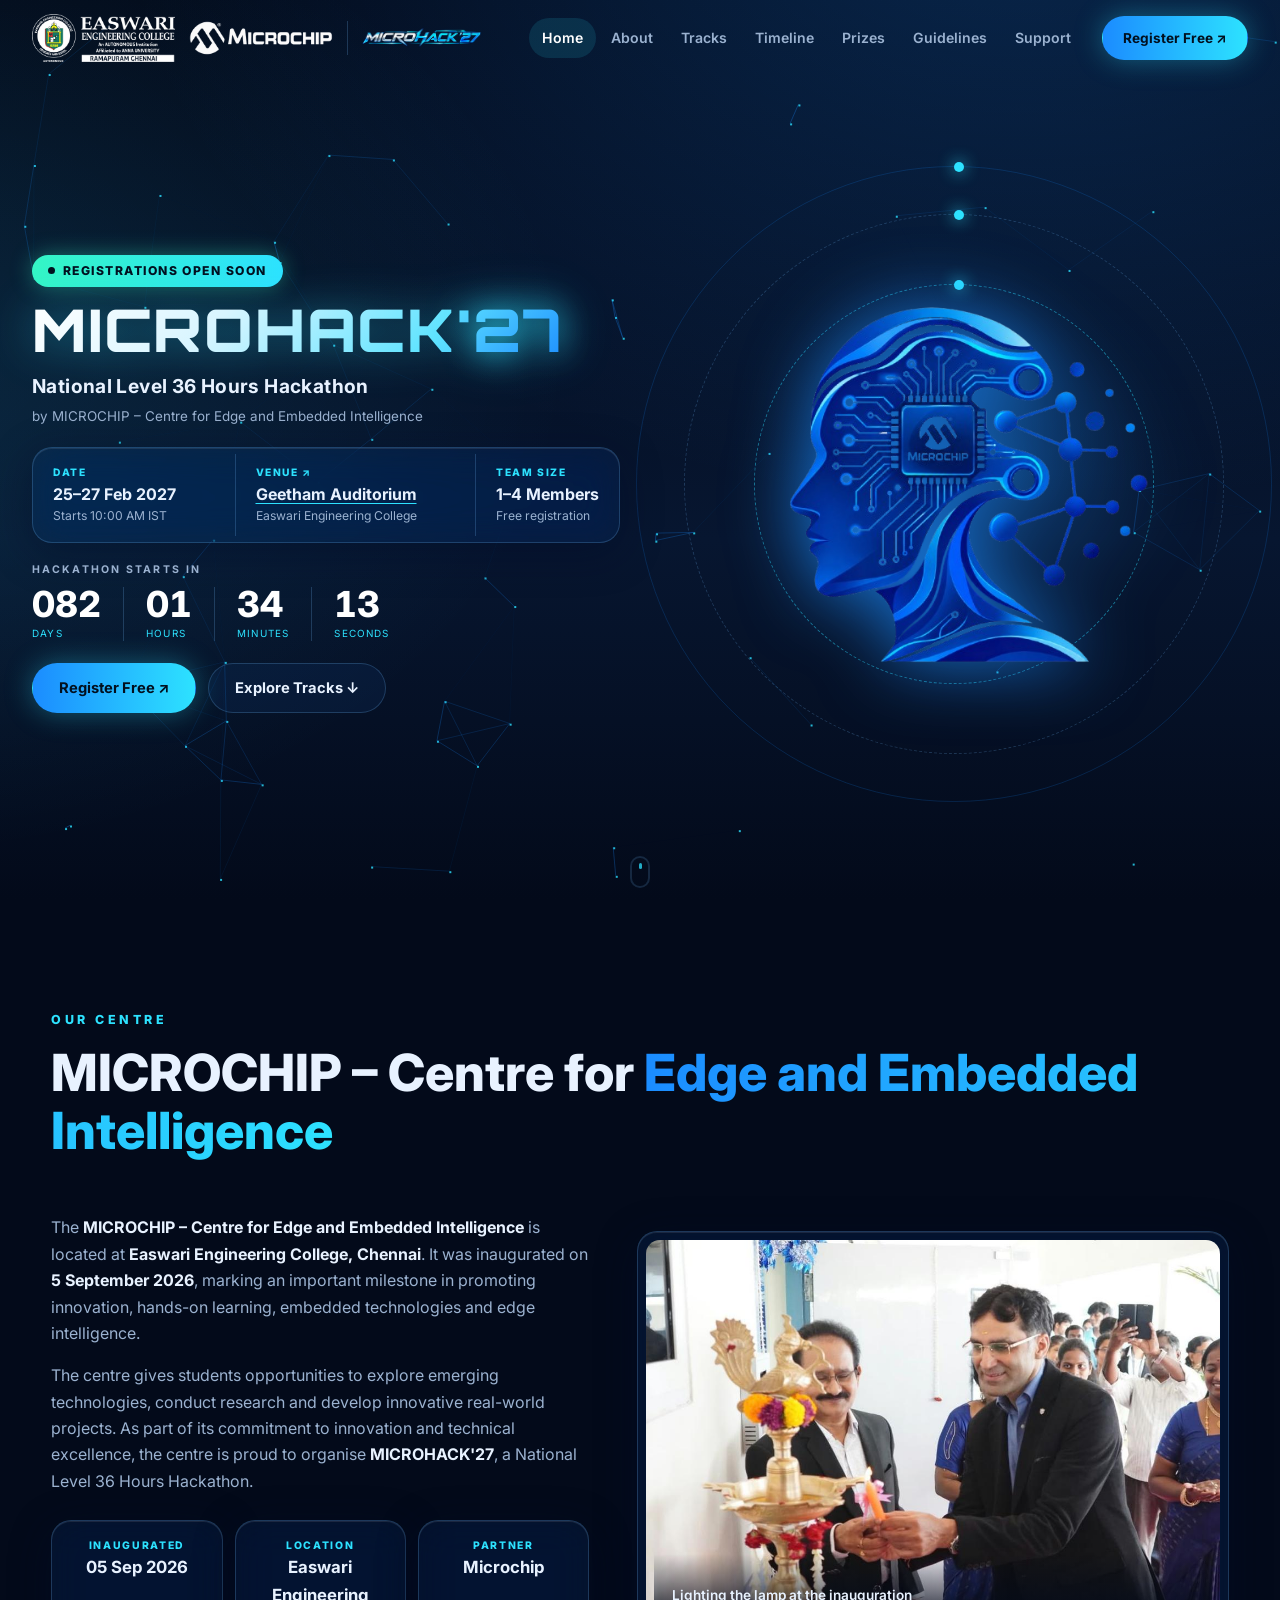
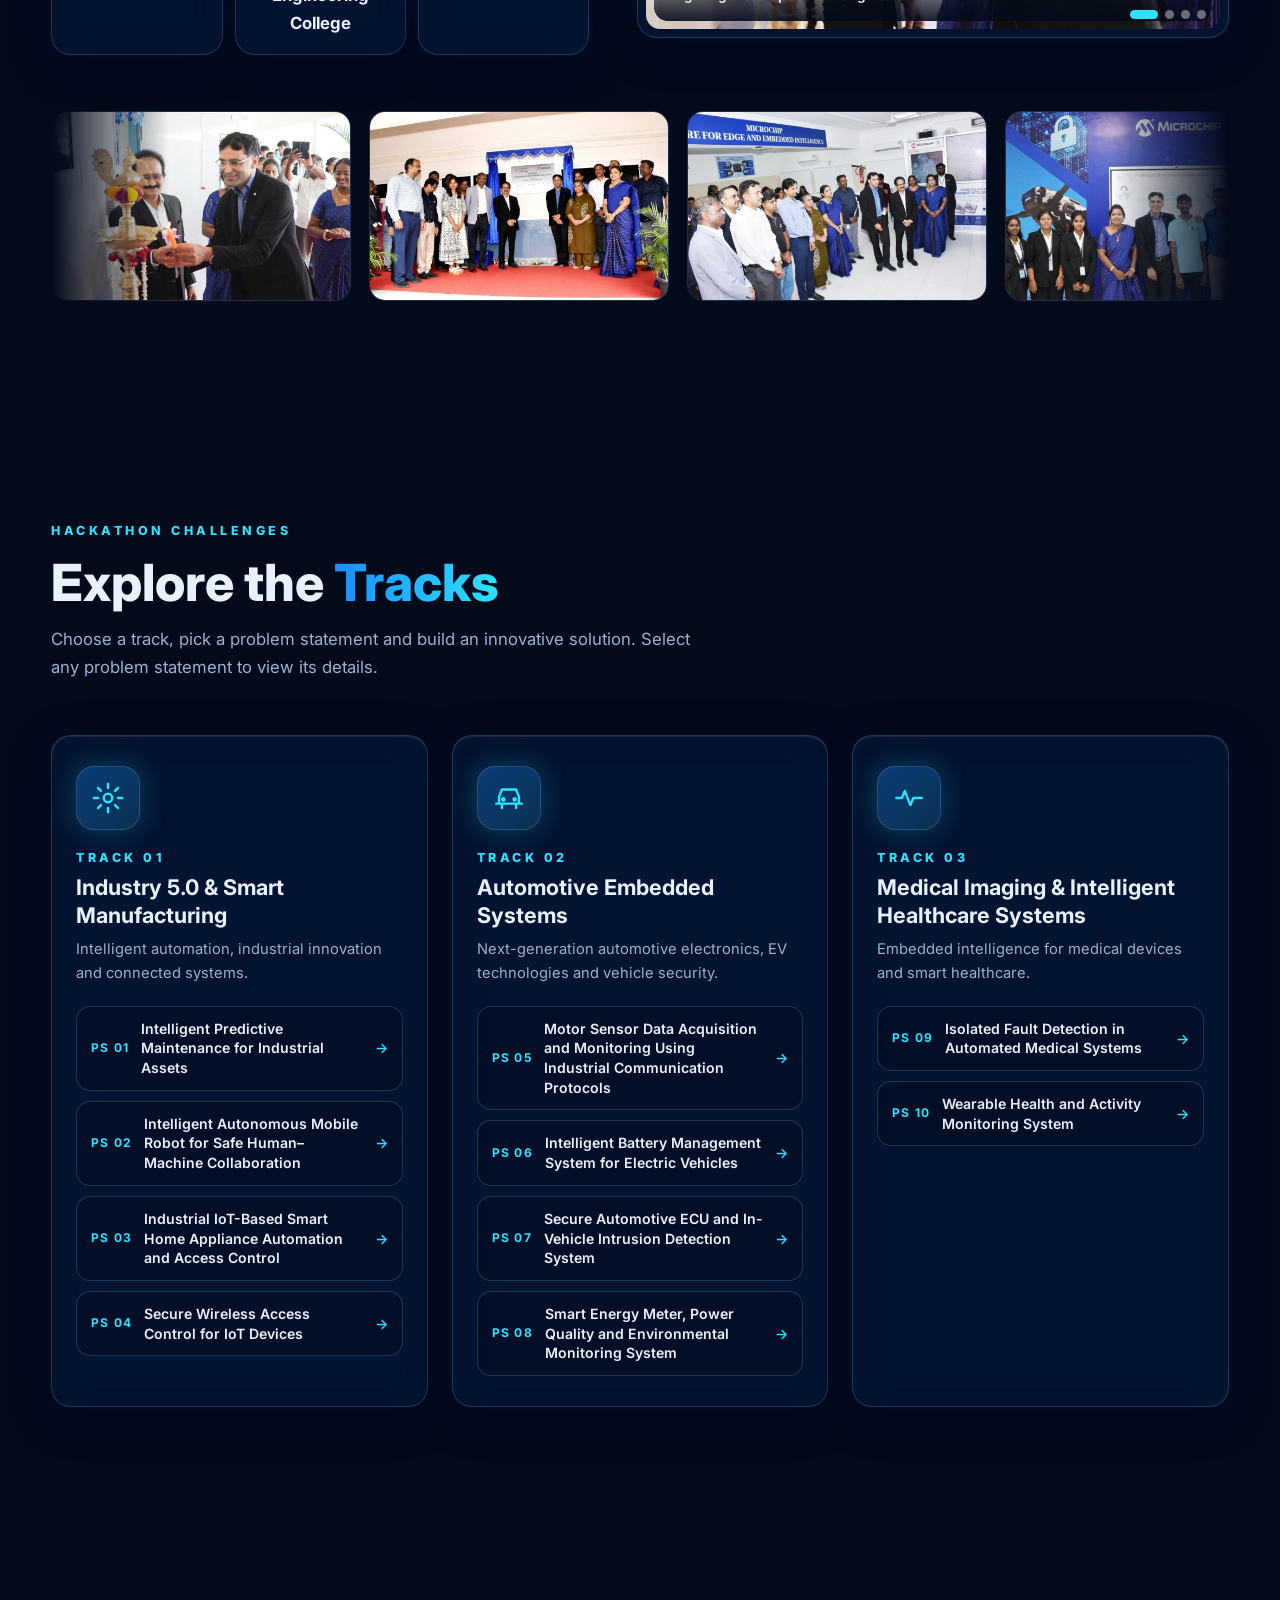
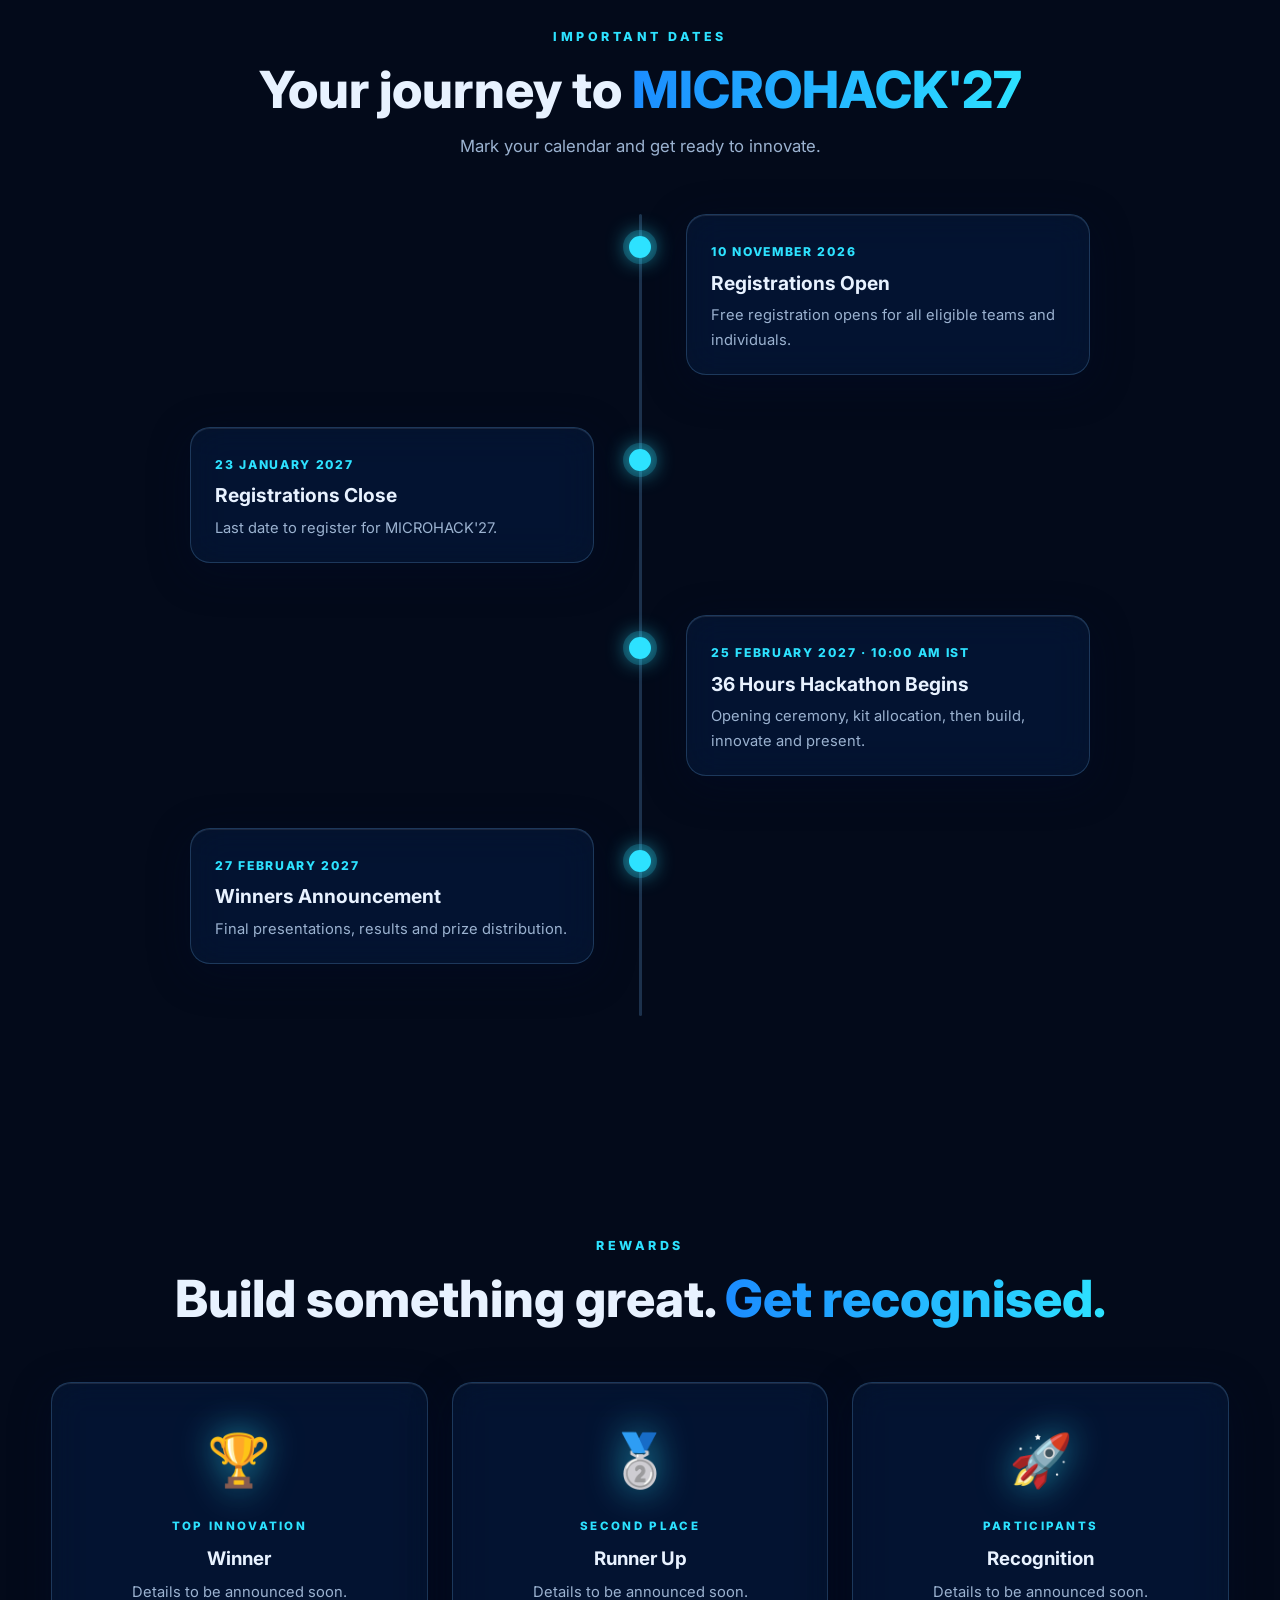
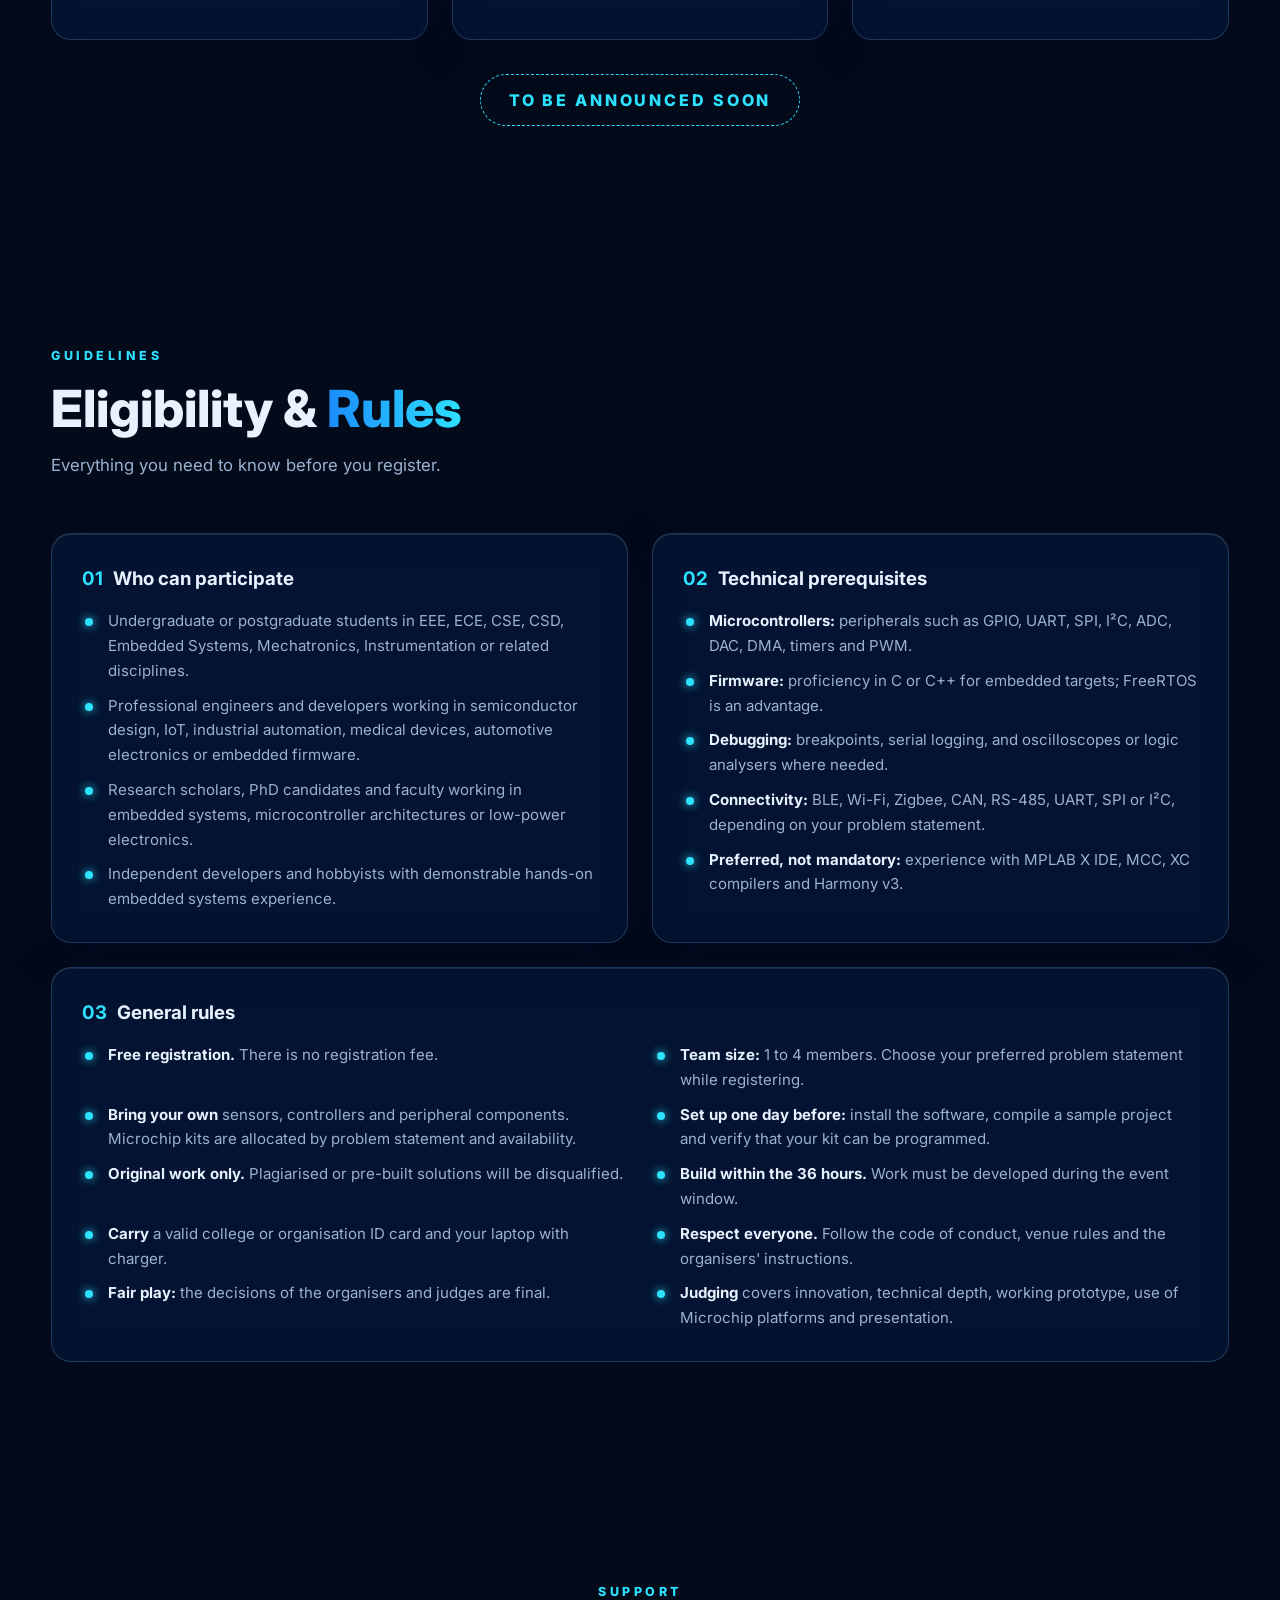
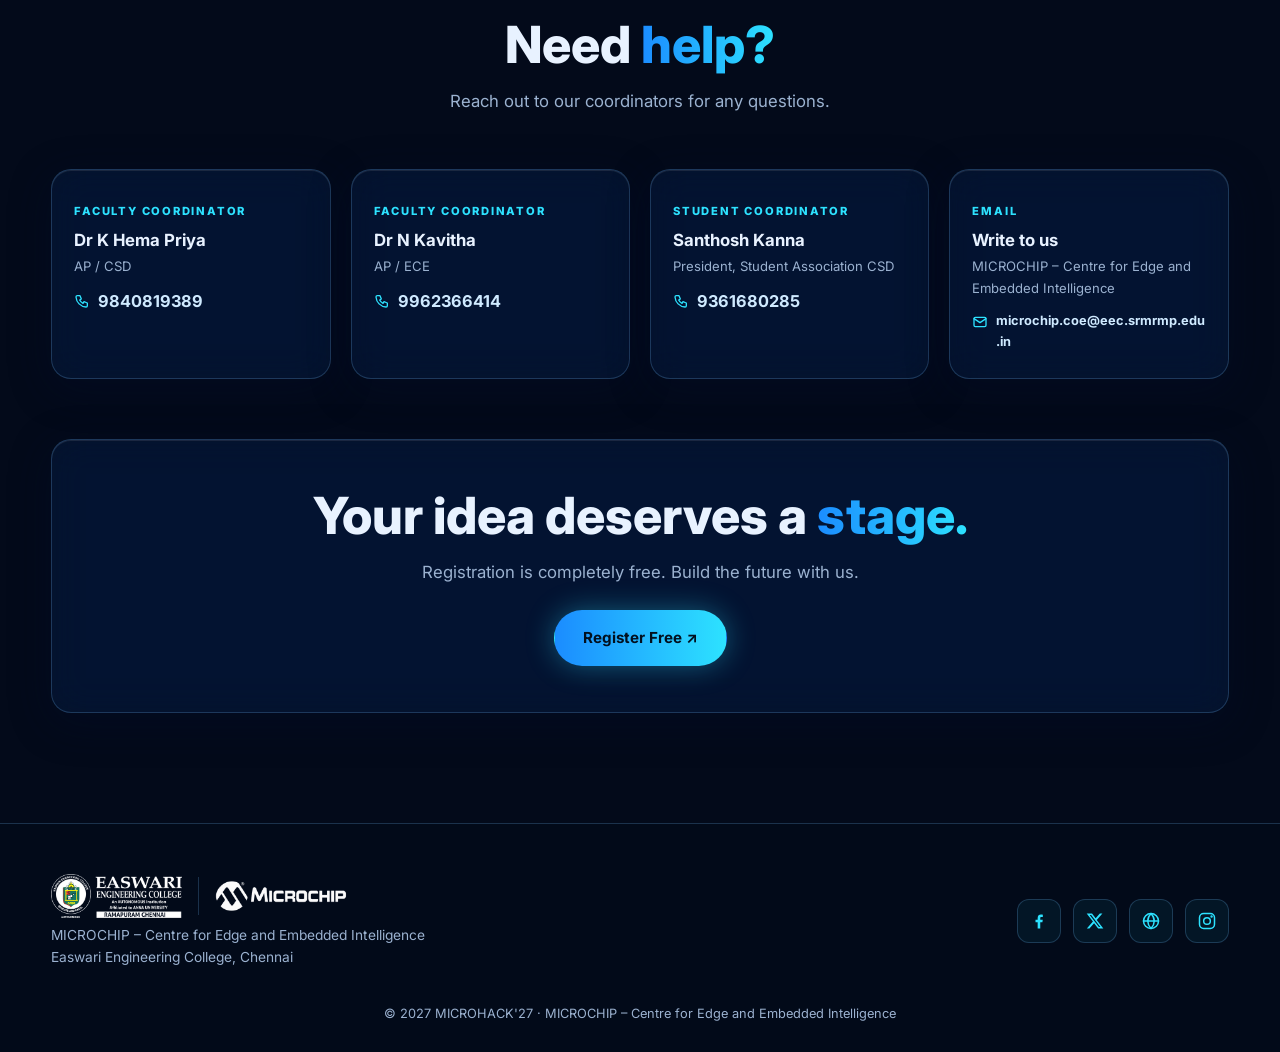
<file: index.html>
<!DOCTYPE html><html lang="en"><head><meta charset="UTF-8"><meta name="viewport" content="width=device-width,initial-scale=1"><title>MICROHACK'27 | National Level 36 Hours Hackathon</title><meta name="description" content="MICROHACK'27 – National Level 36 Hours Hackathon, 25–27 February 2027 at Easwari Engineering College, Chennai. Free registration."><meta name="theme-color" content="#030a1a"><link rel="icon" type="image/png" sizes="32x32" href="assets/img/favicon-32.png"><link rel="icon" type="image/png" sizes="192x192" href="assets/img/favicon-192.png"><link rel="apple-touch-icon" href="assets/img/apple-touch-icon.png"><meta property="og:type" content="website"><meta property="og:site_name" content="MICROHACK'27"><meta property="og:title" content="MICROHACK'27 | National Level 36 Hours Hackathon"><meta property="og:description" content="National Level 36 Hours Hackathon, 25–27 February 2027 at Easwari Engineering College, Chennai. Free registration."><meta property="og:image" content="https://microhack27.github.io/assets/img/og-image.jpg"><meta property="og:url" content="https://microhack27.github.io/"><meta name="twitter:card" content="summary_large_image"><meta name="twitter:title" content="MICROHACK'27 | National Level 36 Hours Hackathon"><meta name="twitter:description" content="National Level 36 Hours Hackathon, 25–27 February 2027 at Easwari Engineering College, Chennai. Free registration."><meta name="twitter:image" content="https://microhack27.github.io/assets/img/og-image.jpg"><link rel="preconnect" href="https://fonts.googleapis.com"><link rel="preconnect" href="https://fonts.gstatic.com" crossorigin><link href="https://fonts.googleapis.com/css2?family=Inter:wght@400;500;600;700;800;900&family=Orbitron:wght@700;800;900&display=swap" rel="stylesheet"><link rel="stylesheet" href="css/style.css"></head><body><a class="skip" href="#home">Skip to content</a><div id="prog"></div><div class="cur" aria-hidden="true"></div><div class="cur2" aria-hidden="true"></div><nav><div class="wrap"><a class="brand" href="#home" aria-label="MICROHACK'27 home"><img src="assets/img/easwari-logo.png" width="420" height="141" alt="Easwari Engineering College logo"><img src="assets/img/microchip-logo.png" width="420" height="140" alt="Microchip logo"><span class="sep"></span><img class="mh" width="1000" height="333" src="assets/img/microhack27-logo.png" alt="MICROHACK'27"></a>
<div class="links" id="links"><a href="#home">Home</a><a href="#about">About</a><a href="#tracks">Tracks</a><a href="#timeline">Timeline</a><a href="#prizes">Prizes</a><a href="#guidelines">Guidelines</a><a href="#support">Support</a><a class="mreg" href="https://docs.google.com/forms/d/e/1FAIpQLSdKbUGo10ZdioGiEhTazxgl5JbF2qxyC5CixQR0mYnGfbqOoQ/viewform?usp=header" target="_blank" rel="noopener">Register Free ↗</a></div>
<a class="btn p navbtn" href="https://docs.google.com/forms/d/e/1FAIpQLSdKbUGo10ZdioGiEhTazxgl5JbF2qxyC5CixQR0mYnGfbqOoQ/viewform?usp=header" target="_blank" rel="noopener">Register Free ↗</a><button class="burger" id="bg" aria-label="Open menu" aria-expanded="false" aria-controls="links">☰</button></div></nav>
<section id="home"><canvas id="cv"></canvas><div class="wrap hero"><div class="hero-main">
<div class="free load"><i></i>Registrations open soon</div>
<h1 class="hero-title load" style="animation-delay:.15s">MICROHACK<span class="accent">'27</span></h1>
<p class="sub load" style="animation-delay:.3s">National Level 36 Hours Hackathon</p><p class="by load" style="animation-delay:.4s">by MICROCHIP – Centre for Edge and Embedded Intelligence</p>
<div class="info glass load" style="animation-delay:.5s"><div><small>Date</small><b>25–27 Feb 2027</b><span>Starts 10:00 AM IST</span></div><a href="https://maps.app.goo.gl/cnPQGekzFcbZwpG28" target="_blank" rel="noopener"><small>Venue ↗</small><b>Geetham Auditorium</b><span>Easwari Engineering College</span></a><div><small>Team Size</small><b>1–4 Members</b><span>Free registration</span></div></div>
<div class="cd load" style="animation-delay:.6s" id="cd"><small>HACKATHON STARTS IN</small><div><b id="d">000</b><span>DAYS</span></div><div><b id="h">00</b><span>HOURS</span></div><div><b id="m">00</b><span>MINUTES</span></div><div><b id="s">00</b><span>SECONDS</span></div></div>
<div class="cta load" style="animation-delay:.7s"><a class="btn p" href="https://docs.google.com/forms/d/e/1FAIpQLSdKbUGo10ZdioGiEhTazxgl5JbF2qxyC5CixQR0mYnGfbqOoQ/viewform?usp=header" target="_blank" rel="noopener">Register Free ↗</a><a class="btn s" href="#tracks">Explore Tracks ↓</a></div></div>
<div class="orb load" style="animation-delay:.4s"><i></i><i></i><i></i><img src="assets/img/microchip-hero.png" width="523" height="477" alt="Microchip"></div></div><div class="scroll"></div></section>

<section id="about"><div class="wrap"><div class="head rv"><p class="eyebrow">Our Centre</p><h2>MICROCHIP – Centre for <em>Edge and Embedded Intelligence</em></h2></div>
<div class="about"><div class="rv l"><p>The <b>MICROCHIP – Centre for Edge and Embedded Intelligence</b> is located at <b>Easwari Engineering College, Chennai</b>. It was inaugurated on <b>5 September 2026</b>, marking an important milestone in promoting innovation, hands-on learning, embedded technologies and edge intelligence.</p>
<p>The centre gives students opportunities to explore emerging technologies, conduct research and develop innovative real-world projects. As part of its commitment to innovation and technical excellence, the centre is proud to organise <b>MICROHACK'27</b>, a National Level 36 Hours Hackathon.</p>
<div class="stats"><div class="glass"><small>INAUGURATED</small><b>05 Sep 2026</b></div><div class="glass"><small>LOCATION</small><b>Easwari Engineering College</b></div><div class="glass"><small>PARTNER</small><b>Microchip</b></div></div></div>
<div class="glass slider rv r" id="sl"><div class="sl on"><img src="assets/img/lab-inauguration-1.jpg" alt="Lighting the lamp at the inauguration"><div class="cap">Lighting the lamp at the inauguration</div></div><div class="sl"><img src="assets/img/lab-inauguration-2.jpg" alt="Unveiling the centre's plaque"><div class="cap">Unveiling the centre's plaque</div></div><div class="sl"><img src="assets/img/lab-inauguration-3.jpg" alt="The MICROCHIP – Centre for Edge and Embedded Intelligence"><div class="cap">The MICROCHIP – Centre for Edge and Embedded Intelligence</div></div><div class="sl"><img src="assets/img/lab-inauguration-4.jpg" alt="Students and Microchip representatives"><div class="cap">Students and Microchip representatives</div></div><div class="dots"><button class="on" aria-label="Slide 1"></button><button class="" aria-label="Slide 2"></button><button class="" aria-label="Slide 3"></button><button class="" aria-label="Slide 4"></button></div></div></div>
<div class="marq rv"><div class="mt"><img src="assets/img/lab-inauguration-1.jpg" alt="Inauguration of the MICROCHIP Centre, photo 1" loading="lazy"><img src="assets/img/lab-inauguration-2.jpg" alt="Inauguration of the MICROCHIP Centre, photo 2" loading="lazy"><img src="assets/img/lab-inauguration-3.jpg" alt="Inauguration of the MICROCHIP Centre, photo 3" loading="lazy"><img src="assets/img/lab-inauguration-4.jpg" alt="Inauguration of the MICROCHIP Centre, photo 4" loading="lazy"><img src="assets/img/lab-inauguration-1.jpg" alt="Inauguration of the MICROCHIP Centre, photo 1" loading="lazy"><img src="assets/img/lab-inauguration-2.jpg" alt="Inauguration of the MICROCHIP Centre, photo 2" loading="lazy"><img src="assets/img/lab-inauguration-3.jpg" alt="Inauguration of the MICROCHIP Centre, photo 3" loading="lazy"><img src="assets/img/lab-inauguration-4.jpg" alt="Inauguration of the MICROCHIP Centre, photo 4" loading="lazy"></div></div></div></section>

<section id="tracks"><div class="wrap"><div class="head rv"><p class="eyebrow">Hackathon Challenges</p><h2>Explore the <em>Tracks</em></h2><p class="lead">Choose a track, pick a problem statement and build an innovative solution. Select any problem statement to view its details.</p></div>
<div class="tw rv"><div class="ts" id="ts"></div></div></div></section>

<section id="timeline"><div class="wrap"><div class="head center rv"><p class="eyebrow">Important Dates</p><h2>Your journey to <em>MICROHACK'27</em></h2><p class="lead">Mark your calendar and get ready to innovate.</p></div><div class="tl" id="tl"><div class="fill" id="fill"></div><div class="ti2 rv"><span class="dot"></span><div class="glass"><small>10 NOVEMBER 2026</small><h3>Registrations Open</h3><p>Free registration opens for all eligible teams and individuals.</p></div></div><div class="ti2 rv"><span class="dot"></span><div class="glass"><small>23 JANUARY 2027</small><h3>Registrations Close</h3><p>Last date to register for MICROHACK'27.</p></div></div><div class="ti2 rv"><span class="dot"></span><div class="glass"><small>25 FEBRUARY 2027 · 10:00 AM IST</small><h3>36 Hours Hackathon Begins</h3><p>Opening ceremony, kit allocation, then build, innovate and present.</p></div></div><div class="ti2 rv"><span class="dot"></span><div class="glass"><small>27 FEBRUARY 2027</small><h3>Winners Announcement</h3><p>Final presentations, results and prize distribution.</p></div></div></div></div></section>

<section id="prizes"><div class="wrap"><div class="head center rv"><p class="eyebrow">Rewards</p><h2>Build something great. <em>Get recognised.</em></h2></div><div class="pg"><div class="glass pz rv" style="--d:0.0s"><div class="ic">🏆</div><small>TOP INNOVATION</small><h3>Winner</h3><p>Details to be announced soon.</p></div><div class="glass pz rv" style="--d:0.12s"><div class="ic">🥈</div><small>SECOND PLACE</small><h3>Runner Up</h3><p>Details to be announced soon.</p></div><div class="glass pz rv" style="--d:0.24s"><div class="ic">🚀</div><small>PARTICIPANTS</small><h3>Recognition</h3><p>Details to be announced soon.</p></div></div><div class="soon rv">TO BE ANNOUNCED SOON</div></div></section>

<section id="guidelines"><div class="wrap"><div class="head rv"><p class="eyebrow">Guidelines</p><h2>Eligibility &amp; <em>Rules</em></h2><p class="lead">Everything you need to know before you register.</p></div>
<div class="gg"><div class="glass gc rv"><h3><span>01</span> Who can participate</h3><ul><li>Undergraduate or postgraduate students in EEE, ECE, CSE, CSD, Embedded Systems, Mechatronics, Instrumentation or related disciplines.</li><li>Professional engineers and developers working in semiconductor design, IoT, industrial automation, medical devices, automotive electronics or embedded firmware.</li><li>Research scholars, PhD candidates and faculty working in embedded systems, microcontroller architectures or low-power electronics.</li><li>Independent developers and hobbyists with demonstrable hands-on embedded systems experience.</li></ul></div><div class="glass gc rv" style="--d:.1s"><h3><span>02</span> Technical prerequisites</h3><ul><li><b>Microcontrollers:</b> peripherals such as GPIO, UART, SPI, I²C, ADC, DAC, DMA, timers and PWM.</li><li><b>Firmware:</b> proficiency in C or C++ for embedded targets; FreeRTOS is an advantage.</li><li><b>Debugging:</b> breakpoints, serial logging, and oscilloscopes or logic analysers where needed.</li><li><b>Connectivity:</b> BLE, Wi-Fi, Zigbee, CAN, RS-485, UART, SPI or I²C, depending on your problem statement.</li><li><b>Preferred, not mandatory:</b> experience with MPLAB X IDE, MCC, XC compilers and Harmony v3.</li></ul></div>
<div class="glass gc full rv"><h3><span>03</span> General rules</h3><ul><li><b>Free registration.</b> There is no registration fee.</li><li><b>Team size:</b> 1 to 4 members. Choose your preferred problem statement while registering.</li><li><b>Bring your own</b> sensors, controllers and peripheral components. Microchip kits are allocated by problem statement and availability.</li><li><b>Set up one day before:</b> install the software, compile a sample project and verify that your kit can be programmed.</li><li><b>Original work only.</b> Plagiarised or pre-built solutions will be disqualified.</li><li><b>Build within the 36 hours.</b> Work must be developed during the event window.</li><li><b>Carry</b> a valid college or organisation ID card and your laptop with charger.</li><li><b>Respect everyone.</b> Follow the code of conduct, venue rules and the organisers' instructions.</li><li><b>Fair play:</b> the decisions of the organisers and judges are final.</li><li><b>Judging</b> covers innovation, technical depth, working prototype, use of Microchip platforms and presentation.</li></ul></div></div></div></section>

<section id="support"><div class="wrap"><div class="head center rv"><p class="eyebrow">Support</p><h2>Need <em>help?</em></h2><p class="lead">Reach out to our coordinators for any questions.</p></div><div class="sg"><div class="glass sc rv" style="--d:0.0s"><small>FACULTY COORDINATOR</small><h3>Dr K Hema Priya</h3><p>AP / CSD</p><a href="tel:9840819389"><svg viewBox="0 0 24 24"><path d="M5 4h4l2 5-2.5 1.5a11 11 0 0 0 5 5L15 13l5 2v4a2 2 0 0 1-2 2A16 16 0 0 1 3 6a2 2 0 0 1 2-2z"/></svg><span>9840819389</span></a></div><div class="glass sc rv" style="--d:0.1s"><small>FACULTY COORDINATOR</small><h3>Dr N Kavitha</h3><p>AP / ECE</p><a href="tel:9962366414"><svg viewBox="0 0 24 24"><path d="M5 4h4l2 5-2.5 1.5a11 11 0 0 0 5 5L15 13l5 2v4a2 2 0 0 1-2 2A16 16 0 0 1 3 6a2 2 0 0 1 2-2z"/></svg><span>9962366414</span></a></div><div class="glass sc rv" style="--d:0.2s"><small>STUDENT COORDINATOR</small><h3>Santhosh Kanna</h3><p>President, Student Association CSD</p><a href="tel:9361680285"><svg viewBox="0 0 24 24"><path d="M5 4h4l2 5-2.5 1.5a11 11 0 0 0 5 5L15 13l5 2v4a2 2 0 0 1-2 2A16 16 0 0 1 3 6a2 2 0 0 1 2-2z"/></svg><span>9361680285</span></a></div><div class="glass sc rv" style="--d:.3s"><small>EMAIL</small><h3>Write to us</h3><p>MICROCHIP – Centre for Edge and Embedded Intelligence</p><a href="mailto:microchip.coe@eec.srmrmp.edu.in"><svg viewBox="0 0 24 24"><rect x="3" y="5" width="18" height="14" rx="2"/><path d="m3 7 9 6 9-6"/></svg><span>microchip.coe@eec.srmrmp.edu.in</span></a></div></div>
<div class="glass cb rv"><h2>Your idea deserves a <em>stage.</em></h2><p class="lead" style="margin:0 auto 24px">Registration is completely free. Build the future with us.</p><a class="btn p" href="https://docs.google.com/forms/d/e/1FAIpQLSdKbUGo10ZdioGiEhTazxgl5JbF2qxyC5CixQR0mYnGfbqOoQ/viewform?usp=header" target="_blank" rel="noopener">Register Free ↗</a></div></div></section>
<footer><div class="wrap"><div class="fg"><div><div class="fl"><img src="assets/img/easwari-logo.png" width="420" height="141" alt="Easwari Engineering College logo"><span class="sep"></span><img src="assets/img/microchip-logo.png" width="420" height="140" alt="Microchip logo"></div><p>MICROCHIP – Centre for Edge and Embedded Intelligence<br>Easwari Engineering College, Chennai</p></div>
<div class="soc"><a href="https://www.facebook.com/SRMEaswariOfficial" target="_blank" rel="noopener" aria-label="Facebook" title="Facebook"><svg viewBox="0 0 24 24"><path d="M13.5 21v-7.5h2.6l.4-3h-3V8.6c0-.9.3-1.5 1.5-1.5h1.6V4.4c-.3 0-1.2-.1-2.3-.1-2.3 0-3.9 1.4-3.9 4v2.2H7.8v3h2.6V21z"/></svg></a><a href="https://twitter.com/srm_easwari" target="_blank" rel="noopener" aria-label="X" title="X"><svg viewBox="0 0 24 24"><path d="M17.8 3h3.1l-6.8 7.7L22 21h-6.2l-4.9-6.4L5.3 21H2.2l7.3-8.3L2 3h6.4l4.4 5.8zm-1.1 16.2h1.7L7.4 4.7H5.6z"/></svg></a><a href="https://srmeaswari.ac.in/" target="_blank" rel="noopener" aria-label="College Website" title="College Website"><svg class="st" viewBox="0 0 24 24"><circle cx="12" cy="12" r="9"/><path d="M3 12h18M12 3c2.6 2.8 3.9 5.8 3.9 9s-1.3 6.2-3.9 9c-2.6-2.8-3.9-5.8-3.9-9S9.4 5.8 12 3z"/></svg></a><a href="https://www.instagram.com/srmeaswari/" target="_blank" rel="noopener" aria-label="Instagram" title="Instagram"><svg class="st" viewBox="0 0 24 24"><rect x="3" y="3" width="18" height="18" rx="5"/><circle cx="12" cy="12" r="4"/><circle cx="17.5" cy="6.5" r=".6" fill="currentColor"/></svg></a></div></div><p class="copy">© 2027 MICROHACK'27 · MICROCHIP – Centre for Edge and Embedded Intelligence</p></div></footer><script src="js/data.js"></script><script src="js/main.js"></script>
</body></html>
</file>
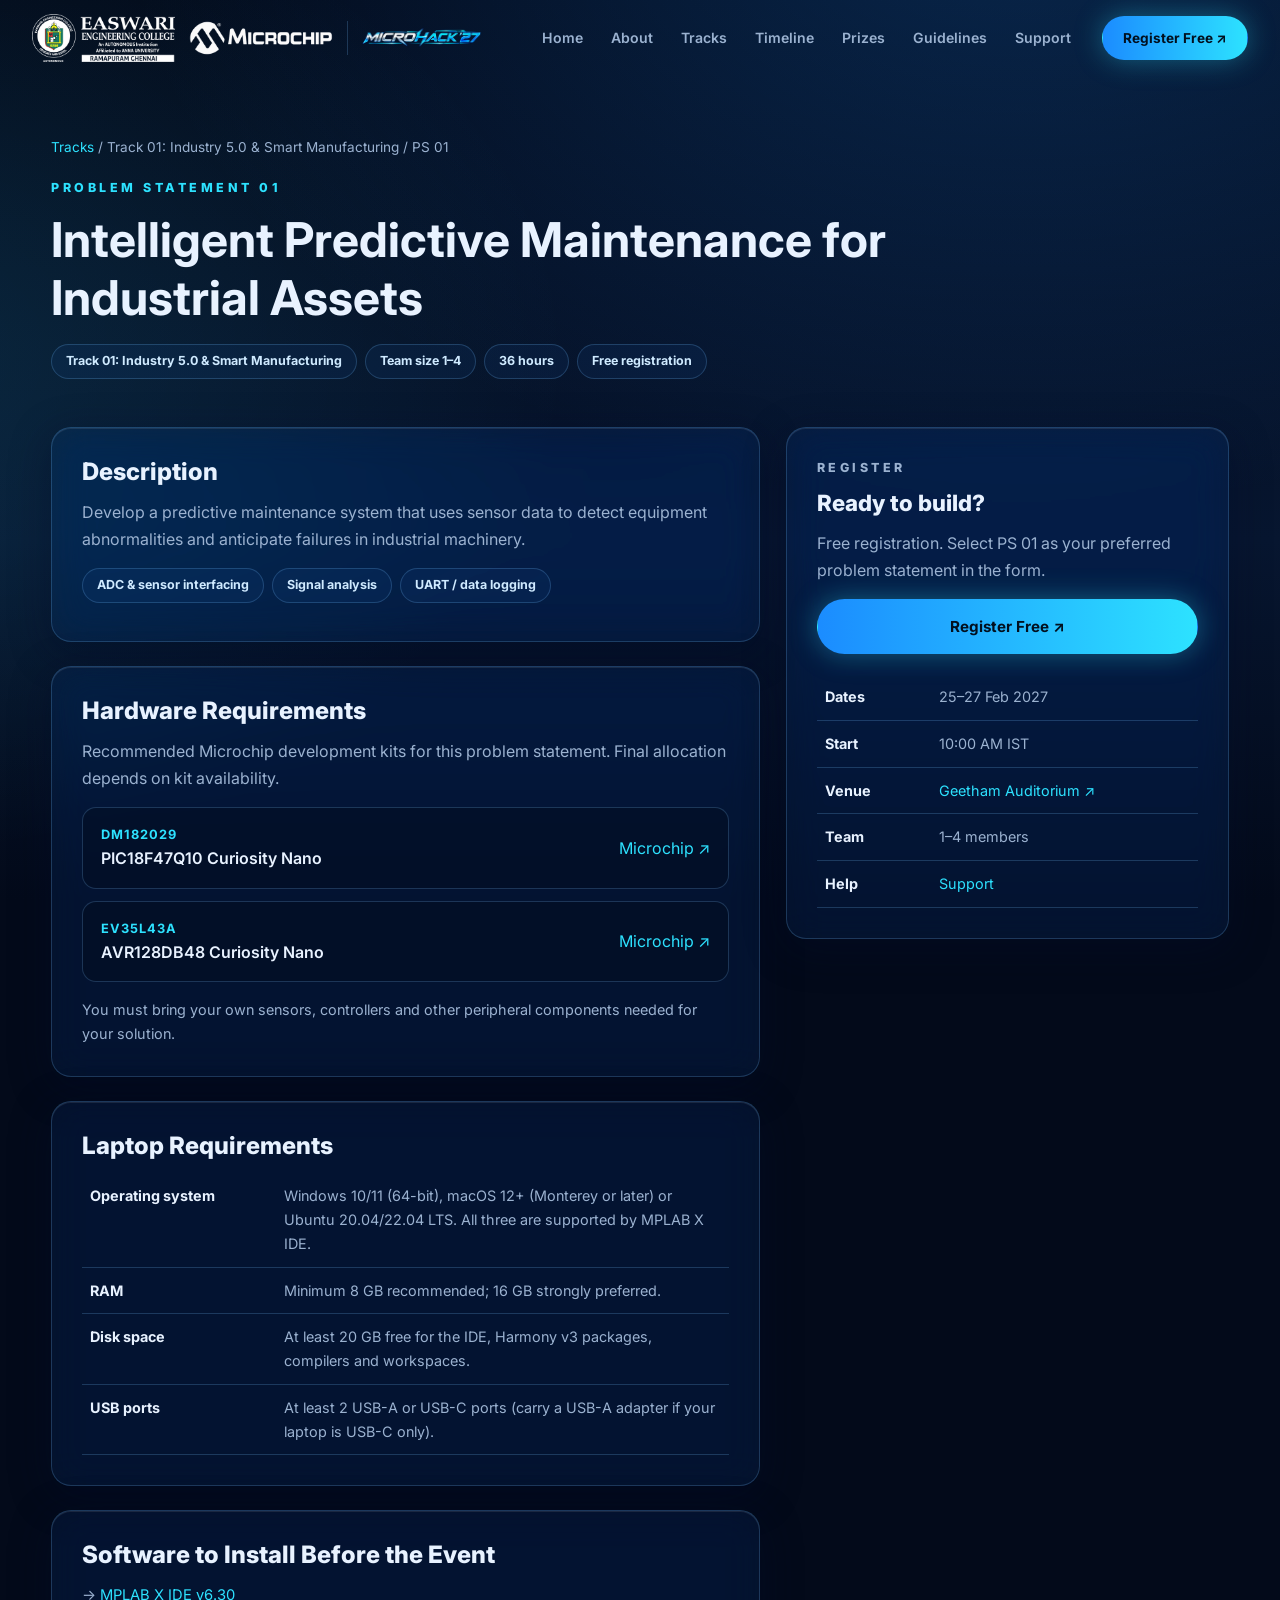
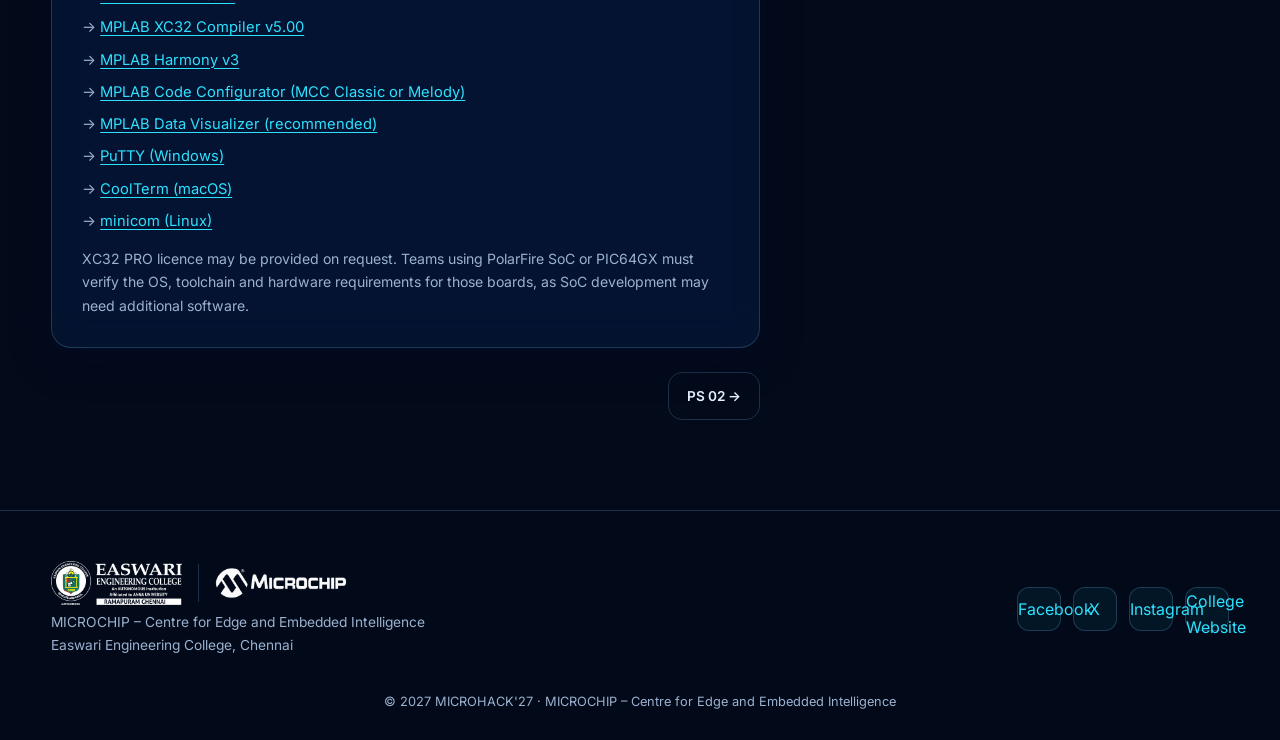
<file: ps.html>
<!DOCTYPE html><html lang="en"><head><meta charset="UTF-8"><meta name="viewport" content="width=device-width,initial-scale=1"><title>Problem Statement | MICROHACK'27</title><meta name="description" content="MICROHACK'27 – National Level 36 Hours Hackathon, 25–27 February 2027 at Easwari Engineering College, Chennai. Free registration."><meta name="theme-color" content="#030a1a"><link rel="icon" type="image/png" sizes="32x32" href="assets/img/favicon-32.png"><link rel="icon" type="image/png" sizes="192x192" href="assets/img/favicon-192.png"><link rel="apple-touch-icon" href="assets/img/apple-touch-icon.png"><meta property="og:type" content="website"><meta property="og:site_name" content="MICROHACK'27"><meta property="og:title" content="Problem Statement | MICROHACK'27"><meta property="og:description" content="National Level 36 Hours Hackathon, 25–27 February 2027 at Easwari Engineering College, Chennai. Free registration."><meta property="og:image" content="https://microhack27.github.io/assets/img/og-image.jpg"><meta property="og:url" content="https://microhack27.github.io/"><meta name="twitter:card" content="summary_large_image"><meta name="twitter:title" content="Problem Statement | MICROHACK'27"><meta name="twitter:description" content="National Level 36 Hours Hackathon, 25–27 February 2027 at Easwari Engineering College, Chennai. Free registration."><meta name="twitter:image" content="https://microhack27.github.io/assets/img/og-image.jpg"><link rel="preconnect" href="https://fonts.googleapis.com"><link href="https://fonts.googleapis.com/css2?family=Inter:wght@400;500;600;700;800&display=swap" rel="stylesheet"><link rel="stylesheet" href="css/style.css"></head><body><a class="skip" href="#app">Skip to content</a><div id="prog"></div><div class="cur" aria-hidden="true"></div><div class="cur2" aria-hidden="true"></div><nav><div class="wrap"><a class="brand" href="index.html#home" aria-label="MICROHACK'27 home"><img src="assets/img/easwari-logo.png" width="420" height="141" alt="Easwari Engineering College logo"><img src="assets/img/microchip-logo.png" width="420" height="140" alt="Microchip logo"><span class="sep"></span><img class="mh" width="1000" height="333" src="assets/img/microhack27-logo.png" alt="MICROHACK'27"></a>
<div class="links" id="links"><a href="index.html#home">Home</a><a href="index.html#about">About</a><a href="index.html#tracks">Tracks</a><a href="index.html#timeline">Timeline</a><a href="index.html#prizes">Prizes</a><a href="index.html#guidelines">Guidelines</a><a href="index.html#support">Support</a><a class="mreg" href="https://docs.google.com/forms/d/e/1FAIpQLSdKbUGo10ZdioGiEhTazxgl5JbF2qxyC5CixQR0mYnGfbqOoQ/viewform?usp=header" target="_blank" rel="noopener">Register Free ↗</a></div>
<a class="btn p navbtn" href="https://docs.google.com/forms/d/e/1FAIpQLSdKbUGo10ZdioGiEhTazxgl5JbF2qxyC5CixQR0mYnGfbqOoQ/viewform?usp=header" target="_blank" rel="noopener">Register Free ↗</a><button class="burger" id="bg" aria-label="Open menu" aria-expanded="false" aria-controls="links">☰</button></div></nav><div id="app"></div><footer><div class="wrap"><div class="fg"><div><div class="fl"><img src="assets/img/easwari-logo.png" width="420" height="141" alt="Easwari Engineering College logo"><span class="sep"></span><img src="assets/img/microchip-logo.png" width="420" height="140" alt="Microchip logo"></div><p>MICROCHIP – Centre for Edge and Embedded Intelligence<br>Easwari Engineering College, Chennai</p></div>
<div class="soc"><a href="https://www.facebook.com/SRMEaswariOfficial" target="_blank" rel="noopener">Facebook</a><a href="https://twitter.com/srm_easwari" target="_blank" rel="noopener">X</a><a href="https://www.instagram.com/srmeaswari/" target="_blank" rel="noopener">Instagram</a><a href="https://srmeaswari.ac.in/" target="_blank" rel="noopener">College Website</a></div></div><p class="copy">© 2027 MICROHACK'27 · MICROCHIP – Centre for Edge and Embedded Intelligence</p></div></footer><script src="js/data.js"></script><script src="js/main.js"></script></body></html>
</file>
<file: css/style.css>
@property --a{syntax:"<angle>";initial-value:0deg;inherits:false}
:root{--bg:#030a1a;--bg2:#071630;--blue:#1b8cff;--cyan:#2de2ff;--ice:#cfeaff;--text:#e8f2ff;--mute:#9bb2d0;--glass:rgba(24,70,140,.16);--line:rgba(120,190,255,.22);--r:20px;--ease:cubic-bezier(.22,1,.36,1);--nav:76px}
*{box-sizing:border-box;margin:0;padding:0}html{scroll-behavior:smooth;scroll-padding-top:var(--nav);width:100%;max-width:100%;overflow-x:hidden}
body{font-family:Inter,system-ui,sans-serif;background:var(--bg);color:var(--text);line-height:1.65;width:100%;max-width:100%;overflow-x:hidden;-webkit-font-smoothing:antialiased}
body:before{content:"";position:fixed;inset:0;z-index:-1;background:radial-gradient(900px 600px at 80% -10%,rgba(27,140,255,.22),transparent),radial-gradient(700px 500px at -10% 40%,rgba(45,226,255,.10),transparent),linear-gradient(180deg,var(--bg),var(--bg2) 60%,var(--bg))}
img{max-width:100%;height:auto;display:block}a{color:inherit;text-decoration:none}
.wrap{width:min(1180px,92%);margin:auto}section{padding:110px 0;position:relative;overflow:hidden}
.eyebrow{color:var(--cyan);font-size:.78rem;font-weight:800;letter-spacing:.28em;text-transform:uppercase;margin-bottom:12px}
h2{font-size:clamp(2rem,4.5vw,3.2rem);line-height:1.15;font-weight:800;margin-bottom:14px}h2 em{font-style:normal;background:linear-gradient(90deg,var(--blue),var(--cyan));-webkit-background-clip:text;background-clip:text;color:transparent}
.lead{color:var(--mute);max-width:660px;font-size:1.05rem}.head{margin-bottom:54px}.center{text-align:center}.center .lead{margin:auto}
.glass{background:var(--glass);border:1px solid var(--line);border-radius:var(--r);backdrop-filter:blur(18px) saturate(140%);-webkit-backdrop-filter:blur(18px) saturate(140%);box-shadow:0 10px 40px rgba(0,10,40,.45),inset 0 1px 0 rgba(255,255,255,.09)}
.btn{display:inline-flex;align-items:center;gap:8px;padding:14px 28px;border-radius:999px;font-weight:700;font-size:.95rem;border:1px solid transparent;transition:.35s var(--ease);position:relative;overflow:hidden;cursor:pointer}
.btn.p{background:linear-gradient(90deg,var(--blue),var(--cyan));color:#02101f;box-shadow:0 0 28px rgba(45,226,255,.35)}.btn.p:hover{transform:translateY(-3px);box-shadow:0 0 44px rgba(45,226,255,.6)}
.btn.s{border-color:var(--line);background:var(--glass);backdrop-filter:blur(10px)}.btn.s:hover{border-color:var(--cyan);transform:translateY(-3px);box-shadow:0 0 24px rgba(45,226,255,.25)}
.btn.p:after{content:"";position:absolute;top:0;left:-80%;width:50%;height:100%;background:linear-gradient(90deg,transparent,rgba(255,255,255,.55),transparent);transform:skewX(-20deg);animation:shine 3.4s infinite}
@keyframes shine{to{left:140%}}
/* nav */
#prog{position:fixed;top:0;left:0;height:3px;width:0;background:linear-gradient(90deg,var(--blue),var(--cyan));z-index:200;box-shadow:0 0 12px var(--cyan)}
nav{position:fixed;top:0;left:0;right:0;height:var(--nav);z-index:100;display:flex;align-items:center;transition:.4s var(--ease)}
nav.on{background:rgba(3,10,26,.72);backdrop-filter:blur(18px);border-bottom:1px solid var(--line)}
nav .wrap{display:flex;align-items:center;gap:18px;width:min(1320px,95%)}
.brand{display:flex;align-items:center;gap:14px;flex-shrink:0}.brand img{height:48px;width:auto;object-fit:contain}.brand .sep{width:1px;height:34px;background:var(--line)}.brand .mh{height:40px}
.links{display:flex;gap:2px;margin-left:auto}.links a{padding:8px 13px;border-radius:999px;font-size:.88rem;font-weight:600;color:var(--mute);transition:.3s}.links a:hover,.links a.act{color:#fff;background:rgba(45,226,255,.12)}
.navbtn{padding:10px 20px;font-size:.85rem}.burger{display:none;margin-left:auto;background:none;border:1px solid var(--line);color:#fff;width:44px;height:44px;border-radius:12px;font-size:1.3rem;cursor:pointer}
/* hero */
#home{min-height:100vh;min-height:100dvh;padding:calc(var(--nav) + 12px) 0 20px;display:flex;align-items:center;justify-content:center;position:relative;overflow:hidden;box-sizing:border-box}#cv{position:absolute;inset:0;width:100%;height:100%;z-index:0}
.hero{position:relative;z-index:1;display:grid;grid-template-columns:minmax(0,1.2fr) minmax(0,.8fr);gap:48px;align-items:center;width:min(1320px,95%);margin-inline:auto}
.hero-main{position:relative;z-index:2;min-width:0;max-width:660px}
.free{display:inline-flex;align-items:center;gap:8px;padding:6px 16px;border-radius:999px;font-weight:800;font-size:.76rem;letter-spacing:.12em;text-transform:uppercase;color:#02101f;background:linear-gradient(90deg,#34f5c5,var(--cyan));box-shadow:0 0 22px rgba(52,245,197,.38);margin-bottom:12px}
.free i{width:7px;height:7px;border-radius:50%;background:#02101f;animation:pulse 1.4s infinite}
@keyframes pulse{50%{transform:scale(1.8);opacity:.4}}
.hero-title{font-family:'Orbitron',Inter,system-ui,sans-serif;font-size:clamp(2.1rem,3.8vw,3.4rem);font-weight:900;letter-spacing:.03em;line-height:1.05;margin:0 0 8px;background:linear-gradient(135deg,#ffffff 0%,#d8f5ff 32%,#5fe3ff 68%,#1b8cff 100%);-webkit-background-clip:text;background-clip:text;-webkit-text-fill-color:transparent;color:transparent;filter:drop-shadow(0 0 22px rgba(45,226,255,.45));text-transform:uppercase}
.hero-title .accent{background:linear-gradient(135deg,#5fe3ff 0%,#1b8cff 100%);-webkit-background-clip:text;background-clip:text;-webkit-text-fill-color:transparent;filter:drop-shadow(0 0 16px rgba(45,226,255,.8))}
.sub{font-size:clamp(.92rem,1.35vw,1.15rem);font-weight:700;margin:0 0 3px;letter-spacing:.02em;color:var(--text)}.by{color:var(--mute);font-size:clamp(.8rem,1.05vw,.9rem);margin-bottom:14px}
.info{display:grid;grid-template-columns:repeat(3,minmax(0,1fr));gap:10px;margin-bottom:10px}.info .glass{padding:10px 14px;display:flex;flex-direction:column;justify-content:center;min-width:0;transition:.35s var(--ease)}.info .glass:hover{transform:translateY(-4px);border-color:var(--cyan)}
.info small{display:block;color:var(--cyan);font-size:.62rem;font-weight:800;letter-spacing:.16em;text-transform:uppercase}.info b{font-size:.92rem;display:block;line-height:1.25;margin-top:1px}.info span{font-size:.72rem;color:var(--mute);display:block;margin-top:1px}.info a b{text-decoration:underline;text-decoration-color:var(--cyan);text-underline-offset:3px}.w2{grid-column:span 2}
.cd{display:grid;grid-template-columns:repeat(4,minmax(0,1fr));gap:8px;padding:10px 16px;margin-bottom:14px;width:100%;align-items:center}.cd small{grid-column:1/-1;font-size:.62rem;letter-spacing:.18em;color:var(--mute);font-weight:700;margin-bottom:2px;text-align:left}.cd div{text-align:center;min-width:0}.cd b{font-size:1.45rem;font-weight:800;display:block;line-height:1;font-variant-numeric:tabular-nums}.cd span{font-size:.58rem;letter-spacing:.12em;color:var(--cyan);display:block;margin-top:2px}
.cta{display:flex;gap:12px;flex-wrap:wrap;align-items:center}.cta .btn{padding:10px 22px;font-size:.88rem}
.orb{position:relative;display:grid;place-items:center;aspect-ratio:1;max-width:min(390px,42vh);max-height:min(390px,42vh);width:100%;margin:0 auto;justify-self:center}.orb img{width:62%;height:auto;object-fit:contain;z-index:2;animation:fl 5s ease-in-out infinite;filter:drop-shadow(0 0 35px rgba(27,140,255,.85))}
.orb i{position:absolute;border-radius:50%;border:1px dashed var(--line);animation:spin 22s linear infinite}.orb i:nth-child(1){inset:4%}.orb i:nth-child(2){inset:16%;animation-direction:reverse;border-color:rgba(45,226,255,.45);animation-duration:15s}.orb i:nth-child(3){inset:-4%;border-style:solid;border-color:rgba(27,140,255,.18);animation-duration:34s}
.orb i:before{content:"";position:absolute;top:-5px;left:50%;width:10px;height:10px;border-radius:50%;background:var(--cyan);box-shadow:0 0 16px var(--cyan)}@keyframes spin{to{transform:rotate(360deg)}}
.scroll{position:absolute;bottom:12px;left:50%;transform:translateX(-50%);z-index:2;width:20px;height:32px;border:2px solid var(--line);border-radius:12px;opacity:.75}.scroll:after{content:"";position:absolute;top:5px;left:50%;width:3px;height:6px;margin-left:-1.5px;border-radius:2px;background:var(--cyan);animation:wh 1.8s infinite}@keyframes wh{to{transform:translateY(14px);opacity:0}}
@media(max-height:760px){:root{--nav:62px}#home{padding:calc(var(--nav) + 6px) 0 14px}.hero-title{font-size:clamp(1.85rem,3.2vw,2.5rem);margin-bottom:4px}.free{margin-bottom:8px;padding:4px 12px;font-size:.7rem}.by{margin-bottom:10px}.info{gap:6px;margin-bottom:10px}.info .glass{padding:6px 10px}.info b{font-size:.84rem}.cd{padding:6px 12px;margin-bottom:10px}.cd b{font-size:1.22rem}.cta .btn{padding:8px 18px;font-size:.82rem}.orb{max-width:min(280px,36vh);max-height:min(280px,36vh)}.scroll{display:none}}
/* about */
.about{display:grid;grid-template-columns:1fr 1.1fr;gap:48px;align-items:center}.about p{color:var(--mute);margin-bottom:16px}.about p b{color:var(--text)}
.stats{display:grid;grid-template-columns:repeat(3,1fr);gap:12px;margin-top:26px}.stats .glass{padding:16px 12px;text-align:center}.stats small{display:block;font-size:.65rem;letter-spacing:.16em;color:var(--cyan);font-weight:800}.stats b{font-size:1.05rem}
.slider{position:relative;aspect-ratio:16/11;overflow:hidden;padding:8px}.slider .sl{position:absolute;inset:8px;border-radius:14px;overflow:hidden;opacity:0;transition:opacity 1.1s}.slider .sl.on{opacity:1}
.slider img{width:100%;height:100%;object-fit:cover;transform:scale(1.12);transition:transform 6s linear}.sl.on img{transform:scale(1)}
.slider .cap{position:absolute;left:8px;right:8px;bottom:8px;padding:30px 18px 14px;background:linear-gradient(transparent,rgba(3,10,26,.9));font-size:.85rem;font-weight:600;border-radius:0 0 14px 14px}
.dots{position:absolute;right:22px;bottom:18px;display:flex;gap:7px;z-index:3}.dots button{width:9px;height:9px;border-radius:9px;border:0;background:rgba(255,255,255,.4);cursor:pointer;transition:.4s}.dots button.on{width:28px;background:var(--cyan)}
.marq{margin-top:56px;overflow:hidden;mask-image:linear-gradient(90deg,transparent,#000 10%,#000 90%,transparent);-webkit-mask-image:linear-gradient(90deg,transparent,#000 10%,#000 90%,transparent)}
.mt{display:flex;gap:18px;width:max-content;animation:mq 34s linear infinite}.marq:hover .mt{animation-play-state:paused}.mt img{height:190px;width:300px;object-fit:cover;border-radius:16px;border:1px solid var(--line);transition:.5s var(--ease)}.mt img:hover{transform:scale(1.06) translateY(-6px);border-color:var(--cyan)}@keyframes mq{to{transform:translateX(calc(-50% - 9px))}}
/* tracks */
.tw{position:relative}.ts{display:grid;grid-template-columns:repeat(3,minmax(0,1fr));gap:24px;align-items:stretch}
.tc{display:flex;flex-direction:column;min-width:0;padding:30px 24px;position:relative;transition:transform .5s var(--ease),box-shadow .5s var(--ease),border-color .5s var(--ease)}.tc:hover{border-color:rgba(45,226,255,.55)}
.tc:hover{transform:translateY(-6px);box-shadow:0 20px 60px rgba(27,140,255,.28)}
.ti{width:64px;height:64px;border-radius:18px;display:grid;place-items:center;background:linear-gradient(135deg,rgba(27,140,255,.35),rgba(45,226,255,.15));border:1px solid var(--line);margin-bottom:18px;box-shadow:0 0 28px rgba(45,226,255,.25)}.ti svg{width:34px;height:34px;stroke:var(--cyan);fill:none;stroke-width:1.7;stroke-linecap:round;stroke-linejoin:round}
.tc h3{font-size:1.35rem;line-height:1.3;margin-bottom:8px}.tc>p{color:var(--mute);font-size:.92rem;margin-bottom:20px}.tc>p.eyebrow{color:var(--cyan);font-size:.78rem;margin-bottom:4px}
.pl{display:grid;gap:10px}.pl a{display:flex;gap:12px;align-items:center;padding:12px 14px;border-radius:14px;border:1px solid var(--line);background:rgba(3,10,26,.4);font-size:.88rem;font-weight:600;line-height:1.4;transition:.35s var(--ease)}.pl a b{color:var(--cyan);font-size:.75rem;letter-spacing:.1em;white-space:nowrap}.pl a:hover{background:rgba(45,226,255,.12);border-color:var(--cyan);transform:translateX(6px)}.pl a:after{content:"→";margin-left:auto;color:var(--cyan)}
/* timeline */
.tl{position:relative;max-width:900px;margin:auto}.tl:before,.tl .fill{content:"";position:absolute;left:50%;top:0;width:3px;margin-left:-1.5px;border-radius:3px}.tl:before{bottom:0;background:var(--line)}.tl .fill{height:0;background:linear-gradient(var(--blue),var(--cyan));box-shadow:0 0 16px var(--cyan);z-index:1}
.ti2{position:relative;width:50%;padding:0 46px 52px 0}.ti2:nth-child(odd){margin-left:0}.ti2:nth-child(even){margin-left:50%;padding:0 0 52px 46px}
.ti2 .dot{position:absolute;top:22px;right:-11px;width:22px;height:22px;border-radius:50%;background:var(--bg);border:3px solid var(--line);z-index:2;transition:.5s}.ti2:nth-child(even) .dot{right:auto;left:-11px}.ti2.act .dot{border-color:var(--cyan);background:var(--cyan);box-shadow:0 0 0 6px rgba(45,226,255,.2),0 0 22px var(--cyan)}
.ti2 .glass{padding:22px 24px;transition:.4s var(--ease)}.ti2 .glass:hover{transform:translateY(-5px);border-color:var(--cyan)}.ti2 small{color:var(--cyan);font-weight:800;letter-spacing:.14em;font-size:.76rem}.ti2 h3{margin:4px 0;font-size:1.2rem}.ti2 p{color:var(--mute);font-size:.92rem}
/* prizes guidelines support */
.pg{display:grid;grid-template-columns:repeat(3,1fr);gap:24px}.pz{padding:34px 24px;text-align:center;transition:.45s var(--ease)}.pz:hover{transform:translateY(-8px);box-shadow:0 20px 50px rgba(27,140,255,.28)}.pz .ic{font-size:3.2rem;margin-bottom:10px;animation:fl 4s ease-in-out infinite;filter:drop-shadow(0 0 18px rgba(45,226,255,.6))}.pz small{color:var(--cyan);font-weight:800;letter-spacing:.2em;font-size:.72rem}.pz h3{margin:6px 0}.pz p{color:var(--mute);font-size:.92rem}
.soon{margin:34px auto 0;width:fit-content;padding:12px 28px;border-radius:999px;font-weight:800;letter-spacing:.18em;color:var(--cyan);border:1px dashed var(--cyan);animation:pulse2 2.4s infinite}@keyframes pulse2{50%{box-shadow:0 0 28px rgba(45,226,255,.45)}}
.gg{display:grid;grid-template-columns:repeat(2,1fr);gap:24px}.gc{padding:30px}.gc h3{margin-bottom:14px;display:flex;gap:10px;align-items:center}.gc h3 span{color:var(--cyan)}.gc ul{list-style:none;display:grid;gap:10px}.gc li{position:relative;padding-left:26px;color:var(--mute);font-size:.94rem}.gc li:before{content:"";position:absolute;left:3px;top:.6em;width:8px;height:8px;border-radius:50%;background:var(--cyan);box-shadow:0 0 10px var(--cyan)}.gc li b{color:var(--text)}.gc.full{grid-column:1/-1}.gc.full ul{grid-template-columns:repeat(2,1fr);gap:10px 28px}
.sg{display:grid;grid-template-columns:repeat(4,1fr);gap:20px}.sc{padding:26px 22px;transition:.4s var(--ease)}.sc:hover{transform:translateY(-6px);border-color:var(--cyan)}.sc small{color:var(--cyan);font-size:.7rem;letter-spacing:.16em;font-weight:800}.sc h3{font-size:1.05rem;margin:4px 0 2px}.sc p{color:var(--mute);font-size:.82rem;margin-bottom:10px}.sc a{font-weight:700;color:var(--ice);font-size:1.02rem;word-break:break-word}.sc a:hover{color:var(--cyan)}
.cb{margin-top:60px;padding:46px 28px;text-align:center}
footer{border-top:1px solid var(--line);padding:50px 0 28px;background:rgba(3,10,26,.6)}.fg{display:flex;justify-content:space-between;gap:24px 30px;flex-wrap:wrap;align-items:center}.fl{display:flex;gap:16px;align-items:center}.fl img{height:44px;width:auto}.fl .sep{width:1px;height:38px;background:var(--line)}
footer p{color:var(--mute);font-size:.86rem;margin-top:6px}.soc{display:flex;gap:12px;flex-wrap:wrap}.soc a{width:44px;height:44px;display:grid;place-items:center;border-radius:12px;border:1px solid var(--line);background:rgba(45,226,255,.06);color:var(--cyan);transition:.3s var(--ease)}.soc a svg{width:20px;height:20px;fill:currentColor}.soc a svg.st{fill:none;stroke:currentColor;stroke-width:1.8;stroke-linecap:round;stroke-linejoin:round}.soc a:hover{border-color:var(--cyan);background:rgba(45,226,255,.16);color:#fff;transform:translateY(-3px);box-shadow:0 0 18px rgba(45,226,255,.3)}.sc a svg{width:16px;height:16px;fill:none;stroke:var(--cyan);stroke-width:2;stroke-linecap:round;stroke-linejoin:round;flex:none}.sc a{display:inline-flex;align-items:center;gap:8px}.copy{text-align:center;margin-top:34px;color:var(--mute);font-size:.8rem}
/* cursor + reveal */
.cur,.cur2{position:fixed;top:0;left:0;pointer-events:none;z-index:999;border-radius:50%;opacity:0;transition:opacity .3s,width .25s,height .25s,background .25s}.cur{width:8px;height:8px;margin:-4px;background:var(--cyan);box-shadow:0 0 14px var(--cyan)}.cur2{width:38px;height:38px;margin:-19px;border:1.5px solid rgba(45,226,255,.6)}.cur2.h{width:64px;height:64px;margin:-32px;background:rgba(45,226,255,.1)}
.rv{opacity:0;transform:translateY(40px);transition:opacity .9s var(--ease),transform .9s var(--ease);transition-delay:var(--d,0s)}.rv.in{opacity:1;transform:none}.rv.l{transform:translateX(-50px)}.rv.r{transform:translateX(50px)}.rv.in.l,.rv.in.r{transform:none}
.load{animation:ld .8s var(--ease) both}@keyframes ld{from{opacity:0;transform:translateY(16px)}}
/* ps page */
.pshero{padding:calc(var(--nav) + 60px) 0 40px}.crumb{font-size:.85rem;color:var(--mute);margin-bottom:20px}.crumb a{color:var(--cyan)}.pshero h1{font-size:clamp(1.8rem,4vw,3rem);line-height:1.2;margin:10px 0 18px;max-width:900px}
.pill{display:inline-block;padding:6px 14px;border-radius:999px;border:1px solid var(--line);background:var(--glass);font-size:.78rem;font-weight:700;margin:0 8px 8px 0;color:var(--ice)}
.pb{display:grid;grid-template-columns:1.6fr 1fr;gap:26px;align-items:start;padding-bottom:90px}.pb .glass{padding:30px;margin-bottom:24px}.pb h2{font-size:1.5rem;margin-bottom:14px}.pb p{color:var(--mute)}
.kit{display:flex;gap:14px;align-items:center;justify-content:space-between;padding:16px 18px;margin-bottom:12px;border-radius:14px;border:1px solid var(--line);background:rgba(3,10,26,.4);transition:.35s}.kit:hover{border-color:var(--cyan);transform:translateX(5px)}.kit b{display:block;color:var(--cyan);font-size:.8rem;letter-spacing:.08em}.kit span{font-weight:600}.kit em{font-style:normal;color:var(--cyan);white-space:nowrap}
table{width:100%;border-collapse:collapse;font-size:.9rem}td{padding:11px 8px;border-bottom:1px solid var(--line);vertical-align:top;color:var(--mute)}td:first-child{color:var(--text);font-weight:700;width:30%}
.pb ul{list-style:none;display:grid;gap:8px}.pb li{color:var(--mute);font-size:.92rem}.pb li a{color:var(--cyan);text-decoration:underline;text-underline-offset:3px}.side{position:sticky;top:calc(var(--nav) + 20px)}.side .btn{width:100%;justify-content:center;margin-top:16px}
.pn{display:flex;justify-content:space-between;gap:14px;margin-top:6px}.pn a{padding:12px 18px;font-size:.85rem;font-weight:600;border-radius:14px;border:1px solid var(--line);transition:.3s}.pn a:hover{border-color:var(--cyan)}
@media(max-width:1000px){.about,.pb{grid-template-columns:1fr}.hero{grid-template-columns:1.2fr .8fr;gap:24px}.orb{max-width:280px;max-height:280px}.sg{grid-template-columns:repeat(2,1fr)}.side{position:static}.pg{grid-template-columns:1fr}}
@media(max-width:900px){.burger{display:block}.links{position:fixed;top:var(--nav);left:0;right:0;flex-direction:column;padding:16px;background:rgba(3,10,26,.96);backdrop-filter:blur(20px);border-bottom:1px solid var(--line);transform:translateY(-130%);transition:.45s var(--ease);margin:0}.links.open{transform:none}.links a{padding:14px}.navbtn{display:none}}
@media(max-width:768px){:root{--nav:60px}section{padding:70px 0}#home{min-height:100vh;min-height:100svh;padding:calc(var(--nav) + 8px) 0 16px;display:flex;align-items:center;justify-content:center}.hero{grid-template-columns:1fr;gap:0;text-align:center;justify-items:center;width:92%}.hero-main{width:100%;max-width:100%;min-width:0;display:flex;flex-direction:column;align-items:center}.orb{max-width:110px;max-height:110px;width:110px;height:110px;margin:0 auto 8px;order:-1}.orb img{width:64%;height:auto;object-fit:contain}.free{margin:0 auto 8px;padding:5px 14px;font-size:.68rem;max-width:100%}.hero-title{font-size:clamp(1.4rem,6.2vw,1.95rem);line-height:1.05;margin:0 0 4px;text-align:center;letter-spacing:.01em;max-width:100%}.sub{font-size:clamp(.8rem,3.2vw,.92rem);margin:0 0 2px;text-align:center;max-width:100%}.by{font-size:clamp(.68rem,2.6vw,.76rem);margin-bottom:10px;text-align:center;max-width:100%;word-break:break-word}.info{display:grid;grid-template-columns:1fr 1fr;grid-auto-flow:dense;gap:6px;margin-bottom:10px;width:100%;text-align:left}.w2{grid-column:1/-1}.info .glass{padding:7px 10px}.info small{font-size:.56rem;letter-spacing:.12em}.info b{font-size:.82rem;line-height:1.2}.info span{font-size:.65rem;line-height:1.2;display:block}.cd{width:100%;display:grid;grid-template-columns:repeat(4,1fr);gap:4px;padding:7px 10px;margin:0 auto 10px;box-sizing:border-box}.cd small{grid-column:1/-1;text-align:center;font-size:.56rem;margin-bottom:2px}.cd div{min-width:0;text-align:center}.cd b{font-size:1.25rem}.cd span{font-size:.52rem}.cta{display:flex;gap:8px;width:100%;max-width:380px;margin:0 auto;justify-content:center}.cta .btn{flex:1 1 0;min-width:0;justify-content:center;padding:9px 10px;font-size:.82rem;white-space:nowrap}.scroll{display:none}.rv.l,.rv.r{transform:translateY(25px)}.brand img{height:34px}.brand .mh{display:none}.brand .sep{display:none}.gg,.gc.full ul,.sg{grid-template-columns:1fr}.tl:before,.tl .fill{left:14px}.ti2,.ti2:nth-child(even){width:100%;margin:0;padding:0 0 38px 46px}.ti2 .dot,.ti2:nth-child(even) .dot{left:3px;right:auto}.mt img{height:140px;width:220px}.stats{grid-template-columns:1fr}.head{margin-bottom:36px}.gc{padding:22px 18px}.pb .glass{padding:22px 18px}.kit{flex-wrap:wrap}.tc{padding:26px 20px}.pn a{padding:10px 14px}td:first-child{width:36%}.cb{padding:34px 18px}}
@media(hover:none){.cur,.cur2{display:none}}
@media(prefers-reduced-motion:reduce){*{animation:none!important;transition:none!important}.rv{opacity:1;transform:none}}

.skip{position:fixed;left:12px;top:-60px;z-index:300;padding:10px 16px;border-radius:10px;background:var(--cyan);color:#02101f;font-weight:700;transition:top .2s}.skip:focus{top:12px}
a:focus-visible,button:focus-visible{outline:2px solid var(--cyan);outline-offset:3px;border-radius:8px}
.mreg{display:none}
@media(max-width:900px){.links .mreg{display:block;margin-top:6px;text-align:center;font-weight:700;color:#02101f!important;background:linear-gradient(90deg,var(--blue),var(--cyan));border-radius:999px}}
@media(max-width:1100px) and (min-width:901px){.links a{padding:8px 9px;font-size:.82rem}.navbtn{padding:9px 14px}}
@media(max-width:380px){.brand img{height:30px}.brand{gap:8px}nav .wrap{gap:10px}.hero-title{font-size:1.65rem;max-width:calc(100% - 80px)}.orb{width:76px;height:76px;max-width:76px;max-height:76px}.info{grid-template-columns:1fr 1fr;gap:5px}.info .glass{padding:6px 7px}.info b{font-size:.78rem}.cd b{font-size:1.12rem}.cd span{font-size:.54rem;letter-spacing:.08em}.stats b{font-size:.95rem}.cta{flex-direction:column;gap:6px}.cta .btn{width:100%;padding:8px 12px}}
@media(min-width:769px) and (max-width:1100px){.brand .mh,.brand .sep{display:none}.links a{padding:8px 10px}}

@media(max-width:1000px){.ts{grid-template-columns:repeat(2,minmax(0,1fr))}}@media(max-width:680px){.ts{grid-template-columns:1fr}}
.sc a[href^="mailto"]{font-size:.8rem;align-items:flex-start}.sc a[href^="mailto"] span{overflow-wrap:anywhere}.sc a[href^="mailto"] svg{margin-top:4px}
/* ---- simplified hero ---- */
.hero{grid-template-columns:minmax(0,1fr) minmax(0,1fr);gap:40px}
.hero-main{max-width:640px}
.hero-title{font-size:clamp(2.4rem,4.6vw,4rem);margin-bottom:10px}
.sub{font-size:clamp(1rem,1.5vw,1.25rem)}.by{margin-bottom:20px}
.info{display:grid;grid-template-columns:repeat(3,auto);justify-content:space-between;gap:0;padding:6px 0;margin-bottom:18px;width:100%}
.info>*{padding:10px 20px;display:block;min-width:0;transition:.3s var(--ease)}
.info>*+*{border-left:1px solid var(--line)}
.info .glass,.info>*:hover{transform:none}
.info a:hover b{color:var(--cyan)}
.info small{font-size:.64rem;letter-spacing:.16em}.info b{font-size:1rem;margin-top:3px}.info span{font-size:.76rem;margin-top:2px}
.cd{display:flex;align-items:flex-end;gap:0;padding:0;margin:0 0 22px;width:fit-content;background:none;border:0;box-shadow:none;backdrop-filter:none;-webkit-backdrop-filter:none;flex-wrap:wrap}
.cd small{width:100%;margin-bottom:8px;font-size:.66rem;letter-spacing:.2em}
.cd div{min-width:0;padding:0 22px;text-align:left}.cd div:first-of-type{padding-left:0}.cd div+div{border-left:1px solid var(--line)}
.cd b{font-size:clamp(1.8rem,2.8vw,2.4rem);color:#fff}.cd span{font-size:.62rem}
.cta .btn{padding:12px 26px;font-size:.92rem}
.orb{max-width:min(600px,70vh);max-height:min(600px,70vh);width:100%}.orb img{width:72%}
@media(max-width:1100px){.hero{gap:20px}.info>*{padding:10px 14px}.info b{font-size:.92rem}}
@media(max-width:1000px){.orb{max-width:min(420px,48vh);max-height:min(420px,48vh)}}
@media(max-width:768px){
.hero{width:92%;grid-template-columns:1fr}.orb{max-width:150px;max-height:150px;width:150px;height:150px;margin:0 auto 10px}.orb img{width:66%}
.hero-title{font-size:clamp(1.9rem,9vw,2.6rem)}.by{margin-bottom:14px}
.info{grid-template-columns:1fr;padding:4px 0;text-align:left;margin-bottom:14px}
.info>*{padding:10px 16px}.info>*+*{border-left:0;border-top:1px solid var(--line)}
.info small{font-size:.6rem}.info b{font-size:.95rem}.info span{font-size:.72rem}
.cd{display:grid;grid-template-columns:repeat(4,1fr);width:100%;margin:0 0 16px;padding:0;background:none}
.cd small{grid-column:1/-1;text-align:center}.cd div{padding:0 4px;text-align:center}.cd b{font-size:1.5rem}.cd span{font-size:.56rem}
.cta{width:100%;max-width:none}
}
@media(max-height:760px) and (min-width:769px){.hero-title{font-size:clamp(2.1rem,3.8vw,3rem)}.info>*{padding:6px 18px}.cd{margin-bottom:14px}.orb{max-width:min(520px,66vh);max-height:min(520px,66vh)}}
</file>
